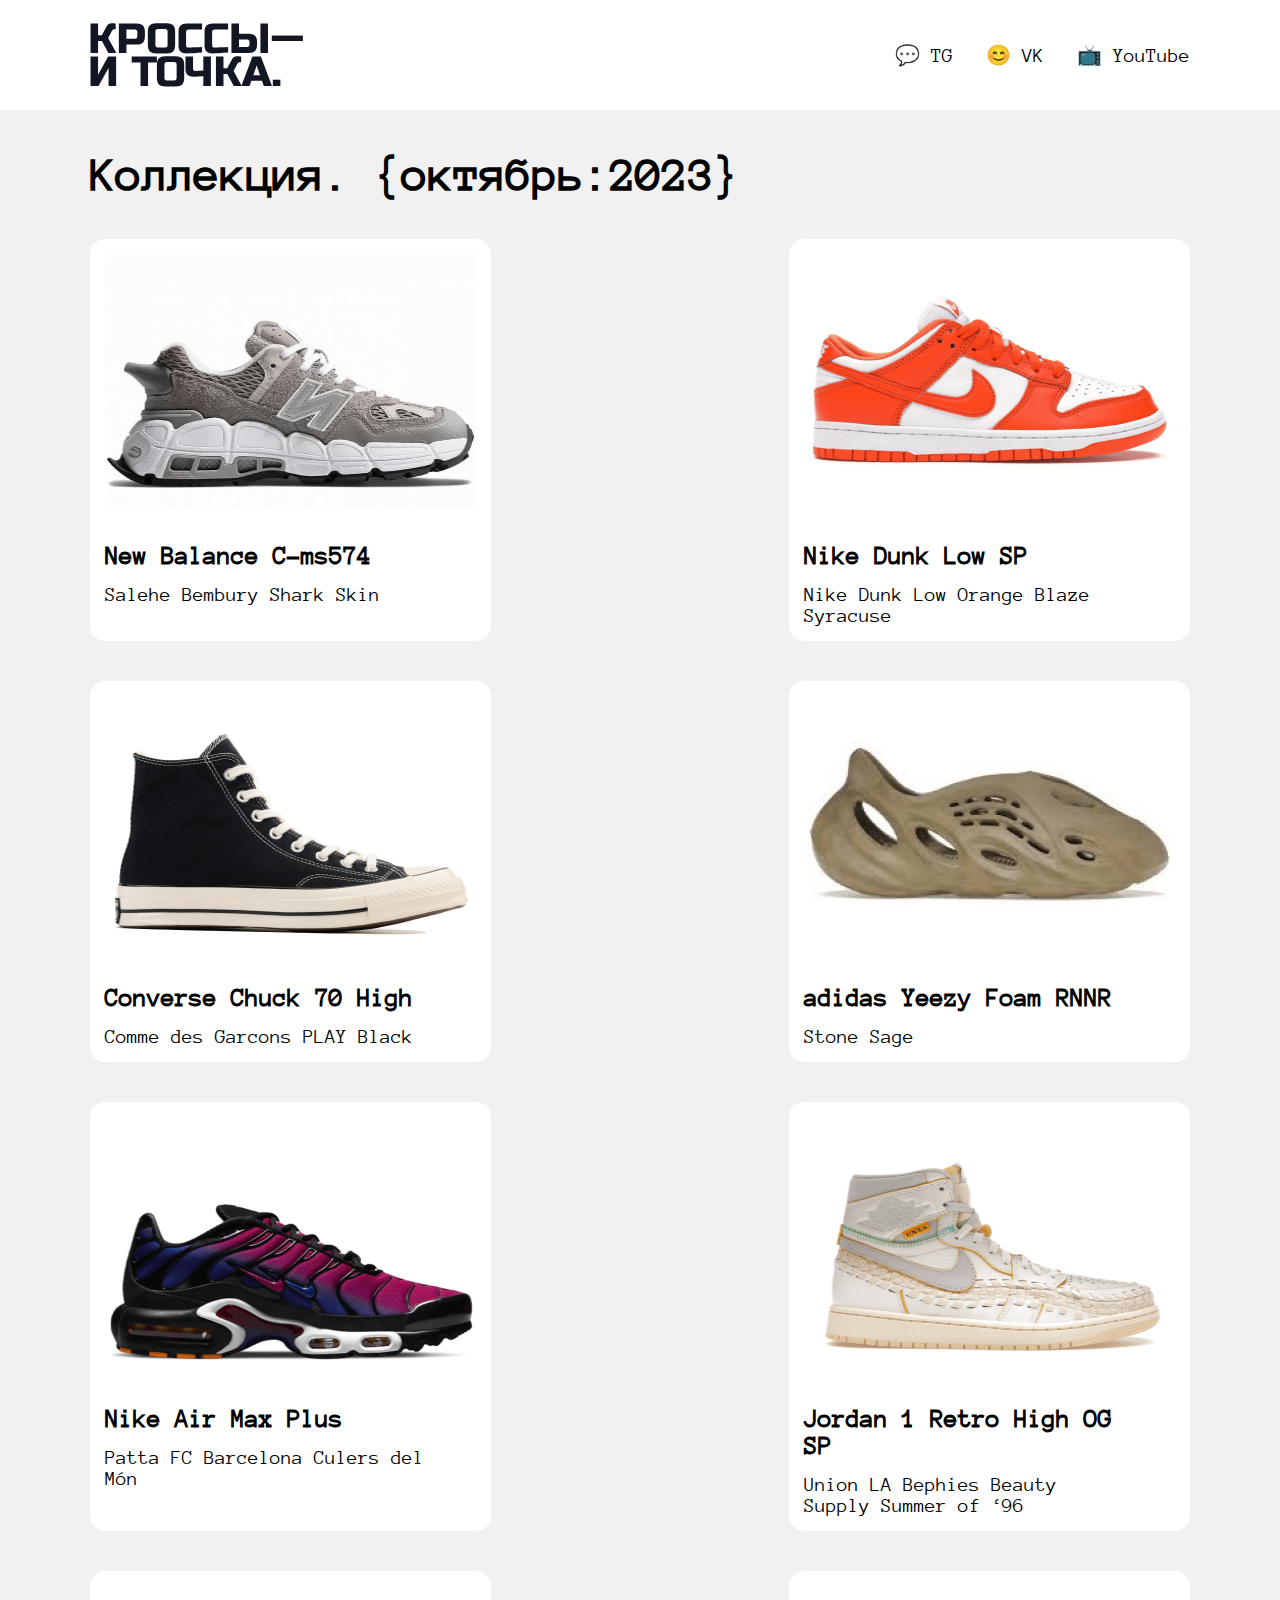
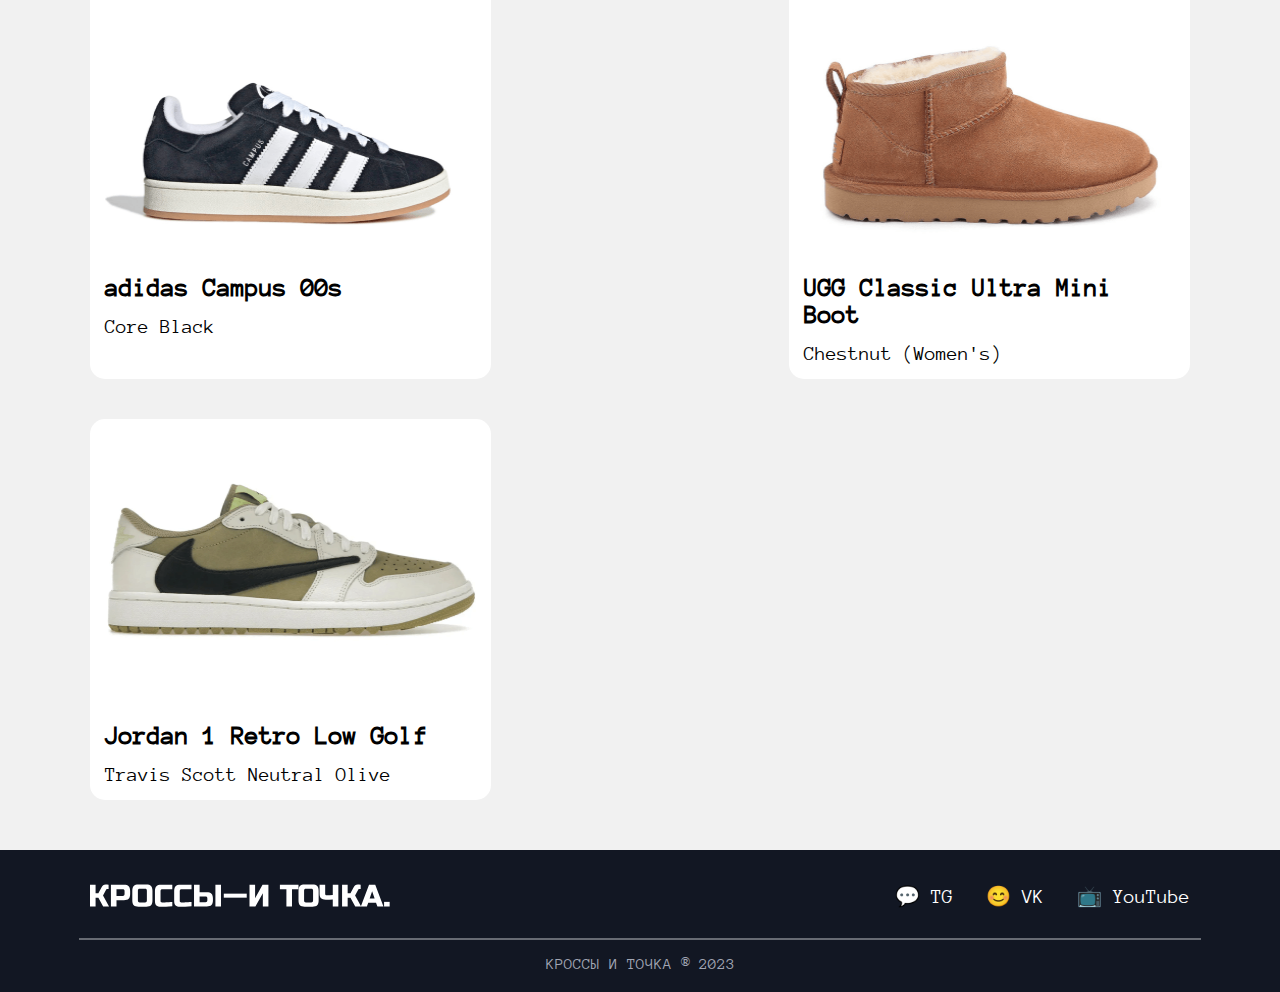
<file: index.html>
<!DOCTYPE html>
<html lang="ru">
  <head>
    <meta charset="UTF-8" />
    <meta name="viewport" content="width=device-width, initial-scale=1.0" />
    <title>Кроссы — и точка.</title>
    <link rel="stylesheet" href="style.css" />
  </head>

  <body>

    <header>
      <img class="logo" src="logo.svg"/>
      <nav class="tag">
        <ul>
          <li>
            <a>
              💬 TG &nbsp
            </a>
            <a>
              😊 VK &nbsp
            </a>
            <a>
              📺 YouTube
            </a>
          </li>
        </ul>
      </nav>
    </header>

    <main>
    <h2 class="subtitle">Коллекция. {октябрь:2023}</h2>

    <div class="content_container">
      
      <a class="container" href = "kros1.html">
        <div>
        <img
          alt="New Balance C-ms574"
          src = "k1opt.png"
          class="container__image"
        />
        <h3 class="container__title">New Balance C-ms574</h3>
        <p class="container__text">Salehe Bembury Shark Skin</p>
      </div>
      </a>

      <a class="container" href="kros2.html">
        <div>
          <img
            alt="Nike Dunk Low SP"
            src="k2opt.png"
            class="container__image"
          />
          <h3 class="container__title">Nike Dunk Low SP</h3>
          <p class="container__text">Nike Dunk Low Orange Blaze Syracuse</p>
        </div>
      </a>

      <a class="container" href="kros3.html">
        <div>
          <img
            alt="Converse Chuck 70 High"
            src="k3opt.png"
            class="container__image"
          />
          <h3 class="container__title">Converse Chuck 70 High</h3>
          <p class="container__text">Comme des Garcons PLAY Black</p>
        </div>
      </a>
  
      <div class="container">
        <img
          alt="adidas Yeezy Foam RNNR"
          src="k4opt.png"
          class="container__image"
        />
        <h3 class="container__title">adidas Yeezy Foam RNNR</h3>
        <p class="container__text">Stone Sage</p>
      </div>
  
      <div class="container">
        <img
          alt="Nike Air Max Plus"
          src="k5opt.png"
          class="container__image"
        />
        <h3 class="container__title">Nike Air Max Plus</h3>
        <p class="container__text">Patta FC Barcelona Culers del Món</p>
      </div>
  
      <div class="container">
        <img
          alt="Jordan 1 Retro High OG SP"
          src="k6opt.png"
          class="container__image"
        />
        <h3 class="container__title">Jordan 1 Retro High OG SP</h3>
        <p class="container__text">Union LA Bephies Beauty Supply Summer of ‘96</p>
      </div>
  
      <div class="container">
        <img
          alt="adidas Campus 00s"
          src="k7opt.png"
          class="container__image"
        />
        <h3 class="container__title">adidas Campus 00s</h3>
        <p class="container__text">Core Black</p>
      </div>
  
      <div class="container">
        <img
          alt="UGG Classic Ultra Mini Boot"
          src="k8opt.png"
          class="container__image"
        />
        <h3 class="container__title">UGG Classic Ultra Mini Boot</h3>
        <p class="container__text">Chestnut (Women's)</p>
      </div>
  
      <div class="container">
        <img
          alt="Jordan 1 Retro Low Golf"
          src="k9opt.png"
          class="container__image"
        />
        <h3 class="container__title">Jordan 1 Retro Low Golf</h3>
        <p class="container__text">Travis Scott Neutral Olive</p>
      </div>

    </div>

    </main>

  </body>

  <footer>

    <div class="before_line_footer">
      <img class="logo" src="logo2.svg"/>
      <nav class="tag">
        <ul>
          <li>
            <a>
              💬 TG &nbsp
            </a>
            <a>
              😊 VK &nbsp
            </a>
            <a>
              📺 YouTube 
            </a>
          </li>
        </ul>
      </nav>
    </div>

    <hr color=#676B73 width=87.5% align="center">

    <div class="naming">
      <h7>
        КРОССЫ И ТОЧКА ® 2023
      </h7>
    </div>

  </footer>

</html>
</file>
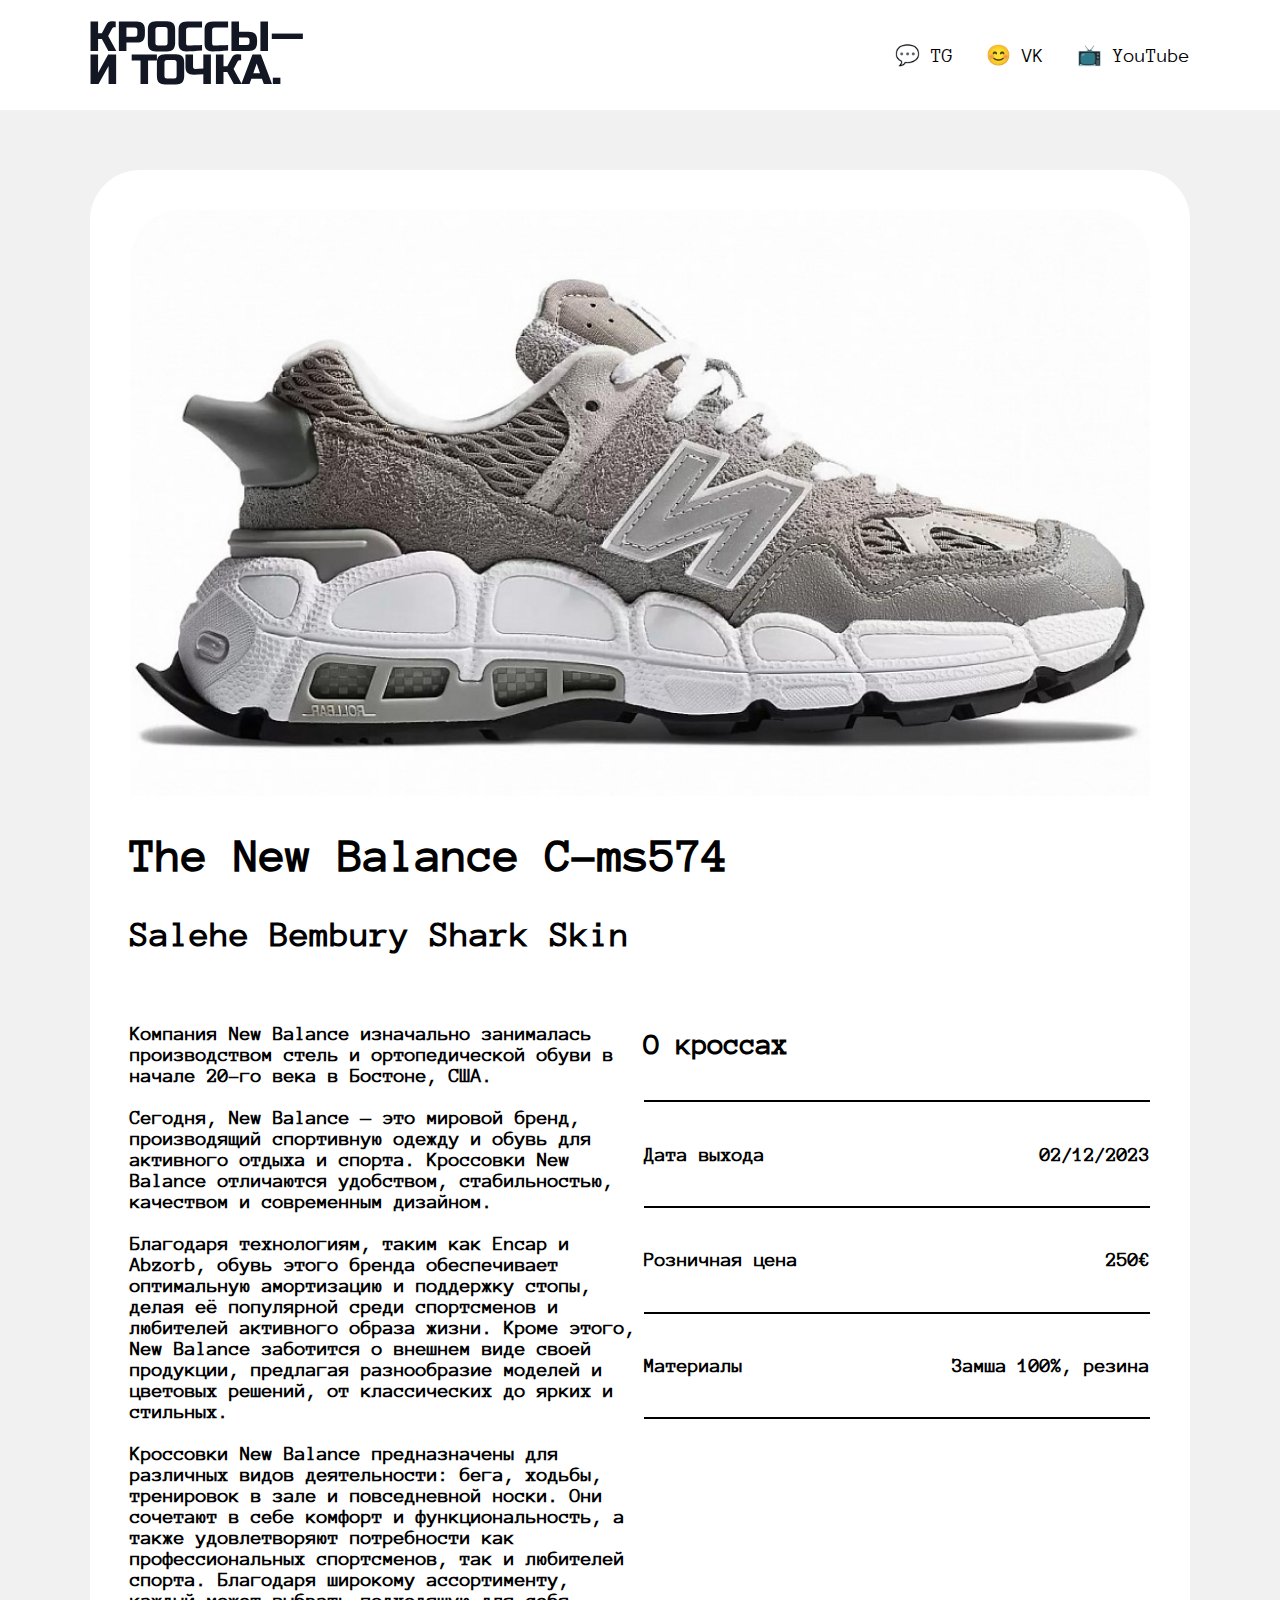
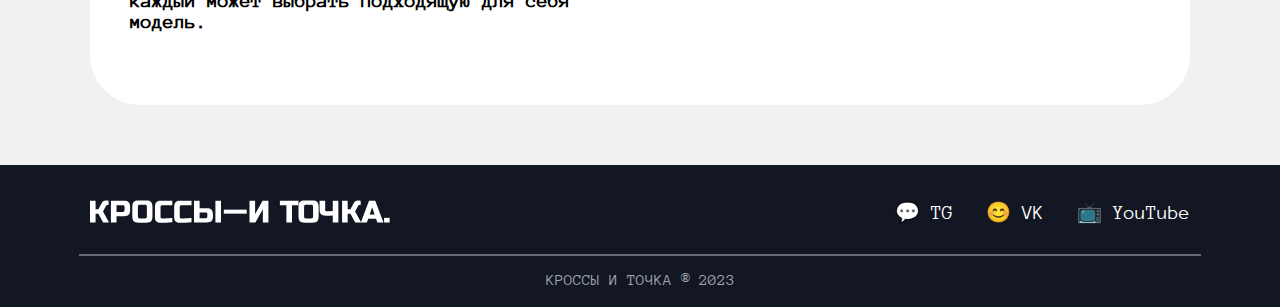
<file: kros1.html>
<!DOCTYPE html>
<html lang="ru">
<head>
    <meta charset="UTF-8">
    <meta name="viewport" content="width=device-width, initial-scale=1.0">
    <title>Nike Air Max Plus</title>
    <link rel = "stylesheet" href="style.css"/>
</head>

<body>
    <header>
      <a href="index.html">
        <img class="logo" src="logo.svg"/>
      </a>
        <nav class="tag">
          <ul>
            <li>
              <a>
                💬 TG &nbsp
              </a>
              <a>
                😊 VK &nbsp
              </a>
              <a>
                📺 YouTube 
              </a>
            </li>
          </ul>
        </nav>
      </header>

    <glob>
    <div class="center">

        <img class="image" src="k1g.png"/>

        <div class="title">
            <h1>
                The New Balance C-ms574
            </h1>
    
            <h3>
                Salehe Bembury Shark Skin
            </h3>
        </div>

        <div class="information">

            <div class="history">
                <h5>
                    Компания New Balance изначально занималась производством стель и ортопедической обуви в начале 20-го века в Бостоне, США. <br> <br> Сегодня, New Balance — это мировой бренд, производящий спортивную одежду и обувь для активного отдыха и спорта. Кроссовки New Balance отличаются удобством, стабильностью, качеством и современным дизайном. <br> <br> Благодаря технологиям, таким как Encap и Abzorb, обувь этого бренда обеспечивает оптимальную амортизацию и поддержку стопы, делая её популярной среди спортсменов и любителей активного образа жизни. Кроме этого, New Balance заботится о внешнем виде своей продукции, предлагая разнообразие моделей и цветовых решений, от классических до ярких и стильных. <br> <br> Кроссовки New Balance предназначены для различных видов деятельности: бега, ходьбы, тренировок в зале и повседневной носки. Они сочетают в себе комфорт и функциональность, а также удовлетворяют потребности как профессиональных спортсменов, так и любителей спорта. Благодаря широкому ассортименту, каждый может выбрать подходящую для себя модель.
                </h5>
            </div>

            <div class="short_inf">

                <h4>
                    О кроссах
                </h4>

                <hr size="2" color="Black">

                <div class="short_inf_line">

                    <h5>
                        Дата выхода
                    </h5>

                    <h5>
                        02/12/2023
                    </h5>

                </div>

                <hr size="2" color="Black">

                <div class="short_inf_line">

                    <h5>
                        Розничная цена
                    </h5>

                    <h5>
                        250€
                    </h5>

                </div>

                <hr size="2" color="Black">

                <div class="short_inf_line">

                    <h5>
                        Материалы &nbsp &nbsp &nbsp
                    </h5>

                    <h5>
                        Замша 100%, резина
                    </h5>

                </div>

                <hr size="2" color="Black">

            </div>

        </div>

      </div>
    <glob>
</body>

<footer>

    <div class="before_line_footer">
      <img class="logo" src="logo2.svg"/>
      <nav class="tag">
        <ul>
          <li>
            <a>
              💬 TG &nbsp
            </a>
            <a>
              😊 VK &nbsp
            </a>
            <a>
              📺 YouTube 
            </a>
          </li>
        </ul>
      </nav>
    </div>

    <hr color=#676B73 width=87.5% align="center">

    <div class="naming">
      <h7>
        КРОССЫ И ТОЧКА ® 2023
      </h7>
    </div>

  </footer>

</html>
</file>
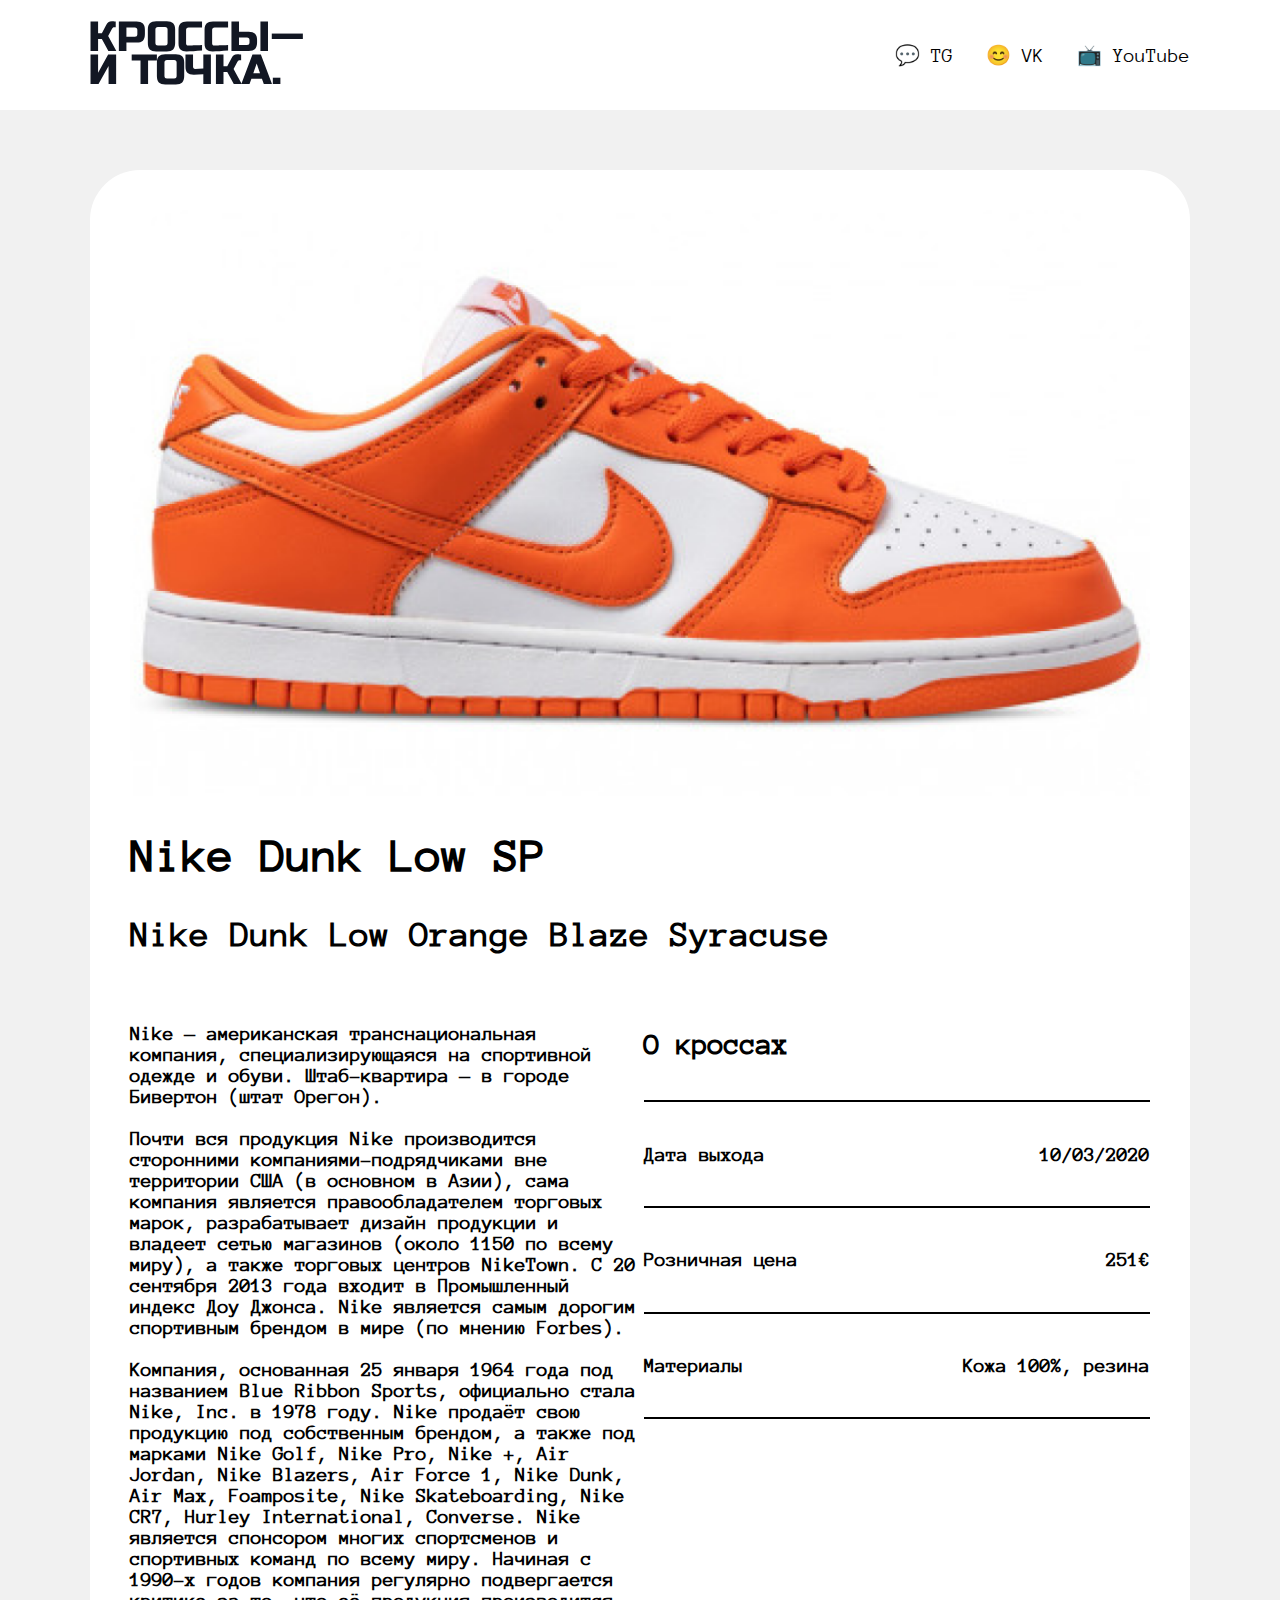
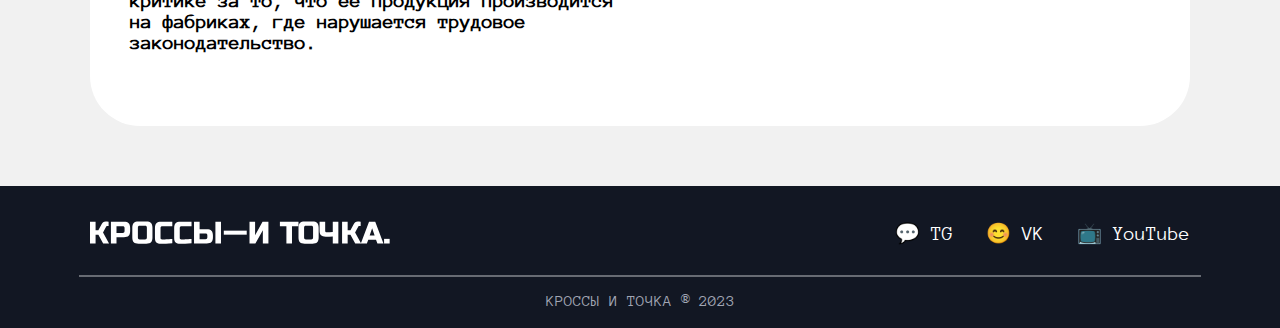
<file: kros2.html>
<!DOCTYPE html>
<html lang="ru">
<head>
    <meta charset="UTF-8">
    <meta name="viewport" content="width=device-width, initial-scale=1.0">
    <title>Nike Dunk Low SP</title>
    <link rel = "stylesheet" href="style.css"/>
</head>

<body>
    <header>
      <a href="index.html">
        <img class="logo" src="logo.svg"/>
      </a>
        <nav class="tag">
          <ul>
            <li>
              <a>
                💬 TG &nbsp
              </a>
              <a>
                😊 VK &nbsp
              </a>
              <a>
                📺 YouTube 
              </a>
            </li>
          </ul>
        </nav>
      </header>

    <glob>
    <div class="center">

        <img class="image" src="k2g.png"/>

        <div class="title">
            <h1>
              Nike Dunk Low SP
            </h1>
    
            <h3>
              Nike Dunk Low Orange Blaze Syracuse
            </h3>
        </div>

        <div class="information">

            <div class="history">
                <h5>
                  Nike — американская транснациональная компания, специализирующаяся на спортивной одежде и обуви. Штаб-квартира — в городе Бивертон (штат Орегон). <br> <br> Почти вся продукция Nike производится сторонними компаниями-подрядчиками вне территории США (в основном в Азии), сама компания является правообладателем торговых марок, разрабатывает дизайн продукции и владеет сетью магазинов (около 1150 по всему миру), а также торговых центров NikeTown. С 20 сентября 2013 года входит в Промышленный индекс Доу Джонса. Nike является самым дорогим спортивным брендом в мире (по мнению Forbes). <br> <br> Компания, основанная 25 января 1964 года под названием Blue Ribbon Sports, официально стала Nike, Inc. в 1978 году. Nike продаёт свою продукцию под собственным брендом, а также под марками Nike Golf, Nike Pro, Nike +, Air Jordan, Nike Blazers, Air Force 1, Nike Dunk, Air Max, Foamposite, Nike Skateboarding, Nike CR7, Hurley International, Converse. Nike является спонсором многих спортсменов и спортивных команд по всему миру. Начиная с 1990-х годов компания регулярно подвергается критике за то, что её продукция производится на фабриках, где нарушается трудовое законодательство.
                </h5>
            </div>

            <div class="short_inf">

                <h4>
                    О кроссах
                </h4>

                <hr size="2" color="Black">

                <div class="short_inf_line">

                    <h5>
                        Дата выхода
                    </h5>

                    <h5>
                      10/03/2020
                    </h5>

                </div>

                <hr size="2" color="Black">

                <div class="short_inf_line">

                    <h5>
                        Розничная цена
                    </h5>

                    <h5>
                      251€
                    </h5>

                </div>

                <hr size="2" color="Black">

                <div class="short_inf_line">

                    <h5>
                        Материалы &nbsp &nbsp &nbsp
                    </h5>

                    <h5>
                      Кожа 100%, резина
                    </h5>

                </div>

                <hr size="2" color="Black">

            </div>

        </div>

    </div>
    <glob>
</body>

<footer>

    <div class="before_line_footer">
      <img class="logo" src="logo2.svg"/>
      <nav class="tag">
        <ul>
          <li>
            <a>
              💬 TG &nbsp
            </a>
            <a>
              😊 VK &nbsp
            </a>
            <a>
              📺 YouTube 
            </a>
          </li>
        </ul>
      </nav>
    </div>

    <hr color=#676B73 width=87.5% align="center">

    <div class="naming">
      <h7>
        КРОССЫ И ТОЧКА ® 2023
      </h7>
    </div>

  </footer>

</html>
</file>
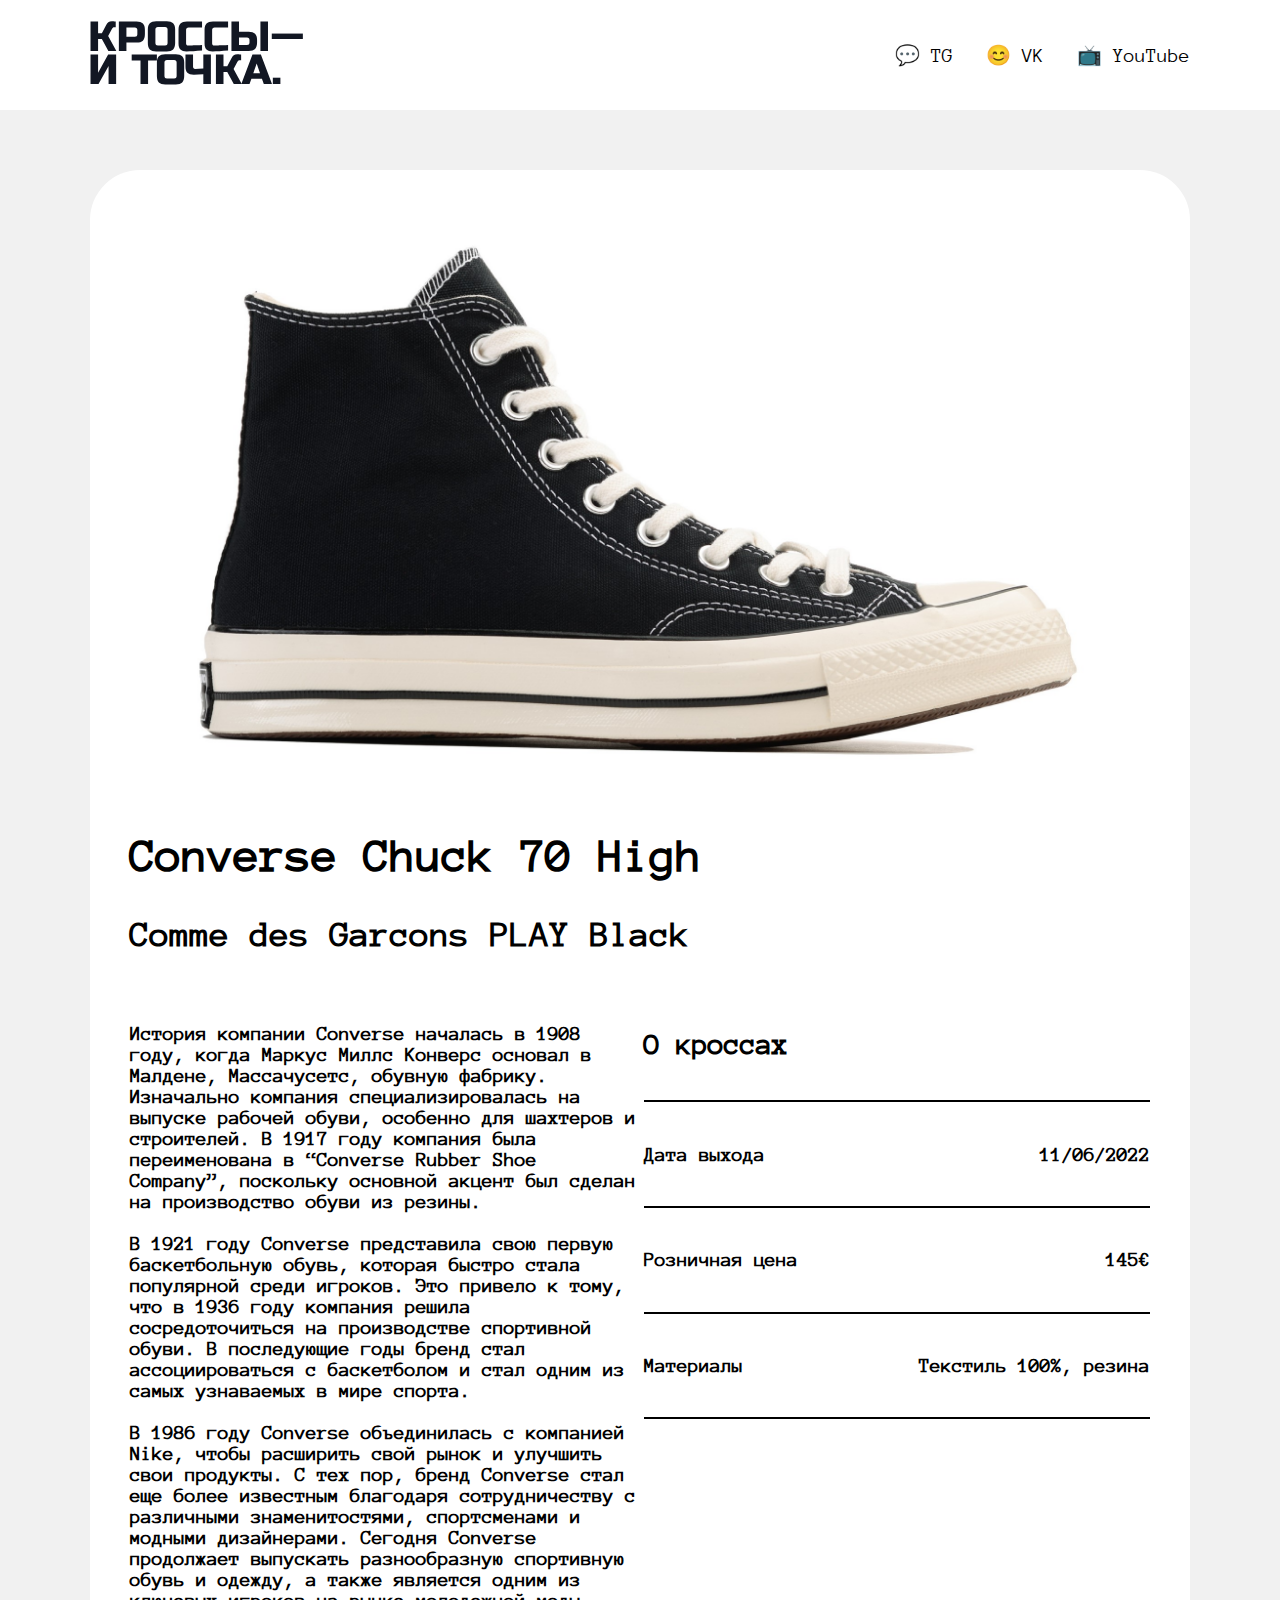
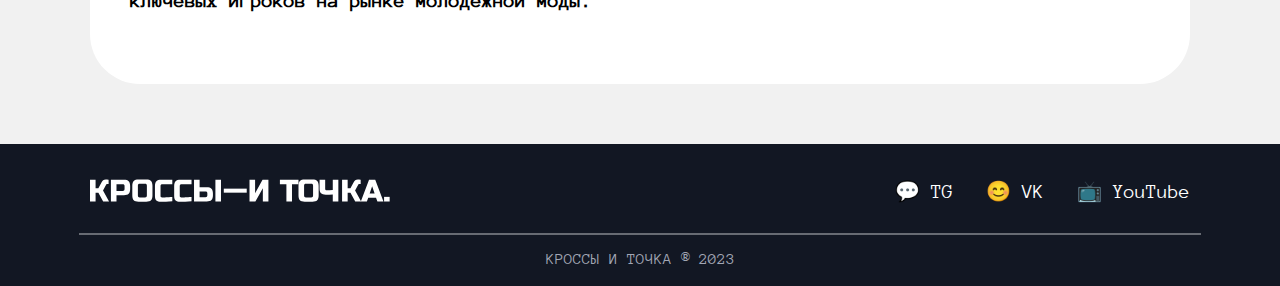
<file: kros3.html>
<!DOCTYPE html>
<html lang="ru">
<head>
    <meta charset="UTF-8">
    <meta name="viewport" content="width=device-width, initial-scale=1.0">
    <title>Nike Air Max Plus</title>
    <link rel = "stylesheet" href="style.css"/>
</head>

<body>
    <header>
      <a href="index.html">
        <img class="logo" src="logo.svg"/>
      </a>
        <nav class="tag">
          <ul>
            <li>
              <a>
                💬 TG &nbsp
              </a>
              <a>
                😊 VK &nbsp
              </a>
              <a>
                📺 YouTube 
              </a>
            </li>
          </ul>
        </nav>
      </header>

    <glob>
    <div class="center">

        <img class="image" src="k3g.png"/>

        <div class="title">
            <h1>
              Converse Chuck 70 High
            </h1>
    
            <h3>
              Comme des Garcons PLAY Black
            </h3>
        </div>

        <div class="information">

            <div class="history">
                <h5>
                  История компании Converse началась в 1908 году, когда Маркус Миллс Конверс основал в Малдене, Массачусетс, обувную фабрику. Изначально компания специализировалась на выпуске рабочей обуви, особенно для шахтеров и строителей. В 1917 году компания была переименована в “Converse Rubber Shoe Company”, поскольку основной акцент был сделан на производство обуви из резины. <br> <br> В 1921 году Converse представила свою первую баскетбольную обувь, которая быстро стала популярной среди игроков. Это привело к тому, что в 1936 году компания решила сосредоточиться на производстве спортивной обуви. В последующие годы бренд стал ассоциироваться с баскетболом и стал одним из самых узнаваемых в мире спорта. <br> <br> В 1986 году Converse объединилась с компанией Nike, чтобы расширить свой рынок и улучшить свои продукты. С тех пор, бренд Converse стал еще более известным благодаря сотрудничеству с различными знаменитостями, спортсменами и модными дизайнерами. Сегодня Converse продолжает выпускать разнообразную спортивную обувь и одежду, а также является одним из ключевых игроков на рынке молодежной моды.
                </h5>
            </div>

            <div class="short_inf">

                <h4>
                    О кроссах
                </h4>

                <hr size="2" color="Black">

                <div class="short_inf_line">

                    <h5>
                        Дата выхода
                    </h5>

                    <h5>
                      11/06/2022
                    </h5>

                </div>

                <hr size="2" color="Black">

                <div class="short_inf_line">

                    <h5>
                        Розничная цена
                    </h5>

                    <h5>
                      145€
                    </h5>

                </div>

                <hr size="2" color="Black">

                <div class="short_inf_line">

                    <h5>
                        Материалы &nbsp &nbsp &nbsp
                    </h5>

                    <h5>
                      Текстиль 100%, резина
                    </h5>

                </div>

                <hr size="2" color="Black">

            </div>

        </div>

    </div>
    <glob>
</body>

<footer>

    <div class="before_line_footer">
      <img class="logo" src="logo2.svg"/>
      <nav class="tag">
        <ul>
          <li>
            <a>
              💬 TG &nbsp
            </a>
            <a>
              😊 VK &nbsp
            </a>
            <a>
              📺 YouTube 
            </a>
          </li>
        </ul>
      </nav>
    </div>

    <hr color=#676B73 width=87.5% align="center">

    <div class="naming">
      <h7>
        КРОССЫ И ТОЧКА ® 2023
      </h7>
    </div>

  </footer>

</html>
</file>
<file: style.css>
@font-face {
  font-family: "Anonymous Bold";
  src: url(AnonymousPro-Bold.ttf);
}

@font-face {
  font-family: "Anonymous Regular";
  src: url(AnonymousPro-Regular.ttf);
}


header {
  font-family: "Anonymous Regular";
  background-color: white;
  height: 110px;
  display: flex;
  justify-content: space-between;
  align-items: center;
  font-size: 20px;
}

.logo {
  margin-left: 90px;
  max-width: 500px;
}

ul {
  list-style-type: none;
}

.tag {
  margin-left: auto;
  margin-right: 90px;
  list-style-type: none;
}

body {
  background-color:#F1F1F1;
  margin: 0;
  padding: 0;
}

h1 {
  font-family: "Anonymous Regular", sans-serif;
  font-size: 56px;
}

h3 {
  font-family: "Anonymous Regular", sans-serif;
  font-size: 26px;
}

p {
  font-family: "Anonymous Regular", sans-serif;
  font-size: 20px;
  font-weight: 400;
}

.subtitle {
  font-family: "Anonymous Regular", sans-serif;
  font-size: 48px;
  margin-left: 90px;
}

.content_container {
  flex-direction: row;
  display:flex;
  flex-wrap: wrap;
  justify-content:space-between;
  margin: 0px 90px 50px;
  row-gap: 40px;
}

.container {
  background-color: white;
  border-radius: 15px;
  font-weight: 700;
  transition: box-shadow 0.2s ease-in, transform 0.2s ease-in;
  text-decoration: none;
  color: black;
}

.container:hover {
  box-shadow: 0px 10px 10px 2px rgba(12, 0, 0, 0.25);
  transform: translate(0px, -10px);
}

.container__image {
  width: 371px;
  height: 254px;
  margin: 15px;
  padding: 0;
}

.container__title {
  width: 323px;
  font-size: 26px;
  margin: 15px;
  padding: 0;
}

.container__text {
  width: 323px;
  font-size: 20px;
  margin: 15px;
  padding: 0;
}

footer {
  background-color: #121723;
  font-family: "Anonymous Regular";
  display: flex;
  flex-direction: column;
  justify-content: center;
  height: 142px;
  color: white;
  font-size: 20px;
}

.before_line_footer {
  display: flex;
  justify-content: space-between;
}

.naming {
  color: #A1A6B4;
  font-size: 16px;
  display: flex;
  justify-content: space-around;
  margin:5px;
}

.glob {
  display: flex;
  flex-direction: column;
  align-items: center;
}

.center {
  background-color: white;
  border-radius: 50px;
  margin: 60px 90px;
  padding: 40px;
  font-family: "Anonymous Regular";
}

.image {
  width: 100%;
  border-radius: 50px 50px 0px 0px;
}

.information {
  display: flex;
  justify-content: space-between;
}

.history {
  width: 506px;
}

.short_inf {
  width: 506px;
}

.short_inf_line {
  display: flex;
  justify-content: space-between;
}

h1 {
  font-size: 48px;
}

h3 {
  font-size: 36px;
}

h4 {
  font-size: 30px;
}

h5 {
  font-size: 20px;
}

@media screen and (max-width: 768px) {
  
  .logo {
    max-width: 350px;
    margin: 20px;
  }

  header {
    font-family: "Anonymous Regular";
    background-color: white;
    height: 130px;
    font-size: 20px;
    padding-top: 10px;
    padding-bottom: 20px;
    display: flex;
    flex-direction: column;
  }

  footer {
    background-color: #121723;
    font-family: "Anonymous Regular";
    height: 150px;
    font-size: 20px;
    display: flex;
    flex-direction: column;
    justify-content: space-between;
    align-items: center;
    padding: 10px;
  }

  .before_line_footer {
    display: flex;
    flex-direction: column;
    justify-content: space-between;
    align-items: center;
  }

  hr {
    padding: 0px;
    margin: 10px;
  }

  .tag {
    margin: 0px;
  }

  ul {
    list-style-type: none;
    padding: 0px;
    margin: 0px;
  }

  .content_container {
    flex-direction:column;
    display:flex;
    flex-wrap: wrap;
    justify-content:space-between;
    align-items: center;
    margin: 0px 20px 20px;
    row-gap: 20px;
  }

  .container {
    background-color: white;
    border-radius: 15px;
    font-weight: 700;
    transition: box-shadow 0.2s ease-in, transform 0.2s ease-in;
    text-decoration: none;
    color: black;
  }

  .subtitle {
    font-family: "Anonymous Regular", sans-serif;
    font-size: 32px;
    margin-left: 10%;
  }

  .container__image {
    width: 310px;
    height: 220px;
    margin: 10px;
    padding: 0;
  }
  
  .container__title {
    width: 323px;
    font-size: 26px;
    margin: 15px;
    padding: 0;
  }
  
  .container__text {
    width: 323px;
    font-size: 20px;
    margin: 15px;
    padding: 0;
  }

  main {
    display: flex;
    flex-direction: column;
    align-items: center;
  }

  .glob {
    display: flex;
    flex-direction: column;
    align-items: center;
}

  .center {
    display: flex;
    flex-direction: column;
    align-items: center;
    background-color: white;
    border-radius: 20px;
    margin: 25px 25px;
    padding: 20px;
    font-family: "Anonymous Regular";
}

  .information {
    flex-direction: column;
    align-items: center;
}

  .history {
    width: auto;
}

  .short_inf {
    width: auto;
}

  .short_inf_line {
    display:flex;
}

  hr {
    margin-left: 0;
    margin-right: 0;
}

  h1 {
    font-size: 32px;
}

  h3 {
    font-size: 20px;
}

  h4 {
    font-size: 30px;
}

  h5 {
    font-size: 16px;
}
}
</file>
